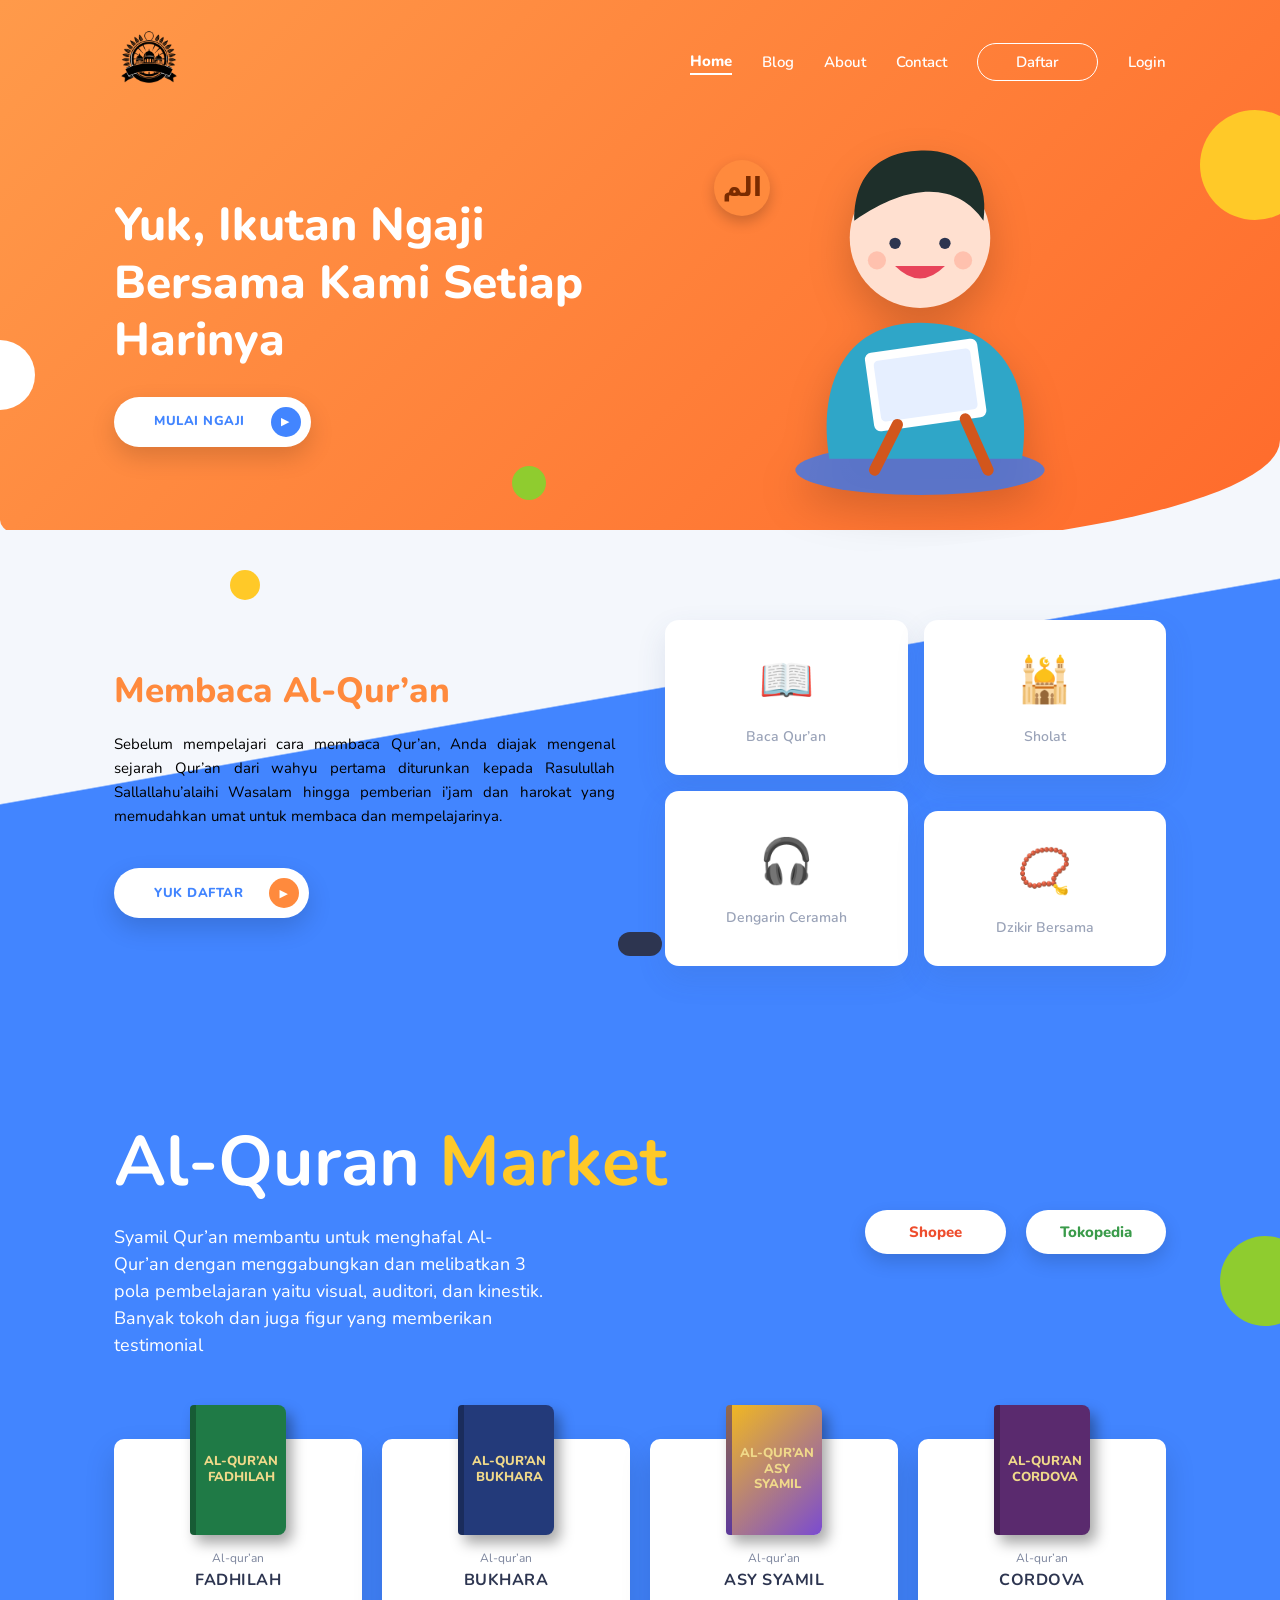
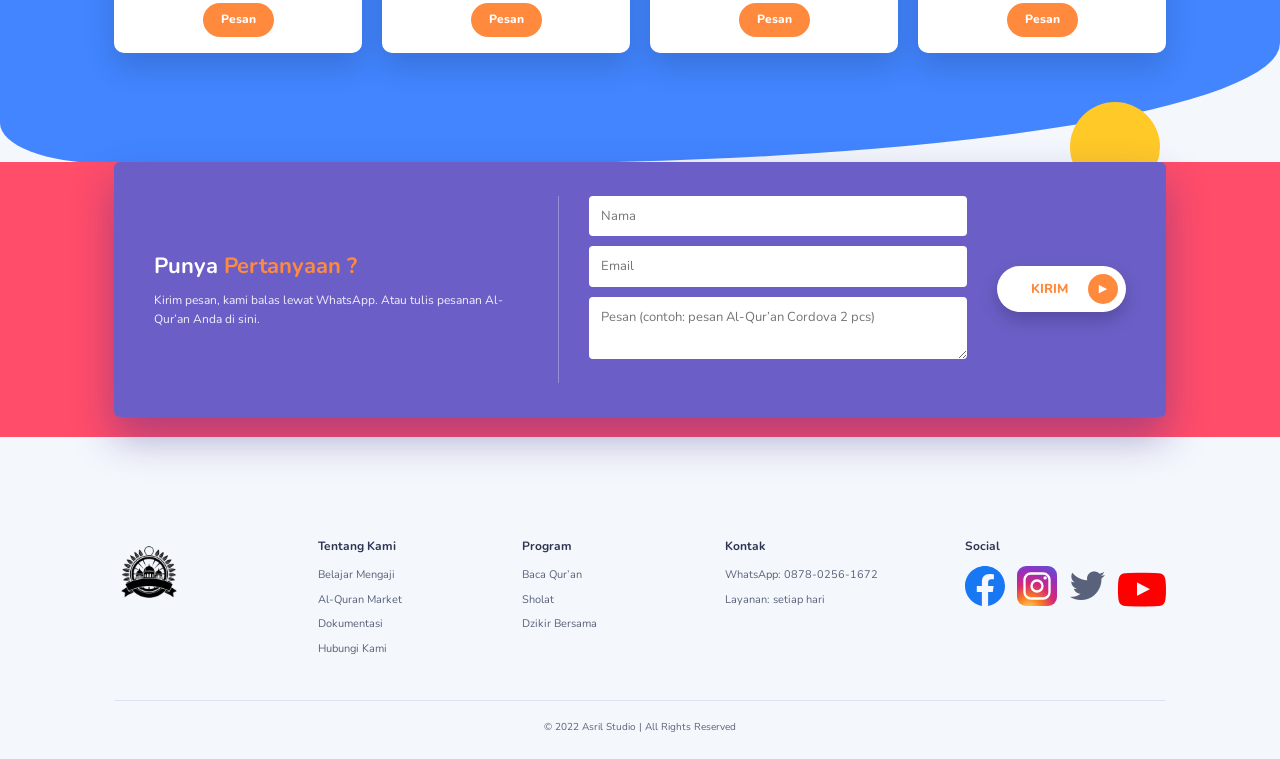
<file: index.html>
<!doctype html>
<html lang="id">
  <head>
    <script type="application/ld+json">
      {
        "@context": "https://schema.org/",
        "@type": "WebSite",
        "name": "Ngaji Ku",
        "url": "https://miii0-0.github.io/Ngaji-ku/",
        "potentialAction": {
          "@type": "SearchAction",
          "target": "https://miii0-0.github.io/Ngaji-ku/?q={search_term_string}",
          "query-input": "required name=search_term_string"
        }
      }
    </script>
    <meta charset="UTF-8" />
    <meta name="viewport" content="width=device-width, initial-scale=1" />
    <title>Yuk Ikutan Ngaji Bersama Kami</title>
    <meta
      name="description"
      content="Belajar mengaji agar fasih membaca Al-Qur’an. Daftar dan pesan Al-Qur’an langsung lewat WhatsApp."
    />
    <link rel="preconnect" href="https://fonts.googleapis.com" />
    <link rel="preconnect" href="https://fonts.gstatic.com" crossorigin />
    <link
      href="https://fonts.googleapis.com/css2?family=Nunito:wght@400;600;700;800&display=swap"
      rel="stylesheet"
    />
    <link rel="stylesheet" href="ngaji.css" />
    <link
      rel="stylesheet"
      href="https://cdnjs.cloudflare.com/ajax/libs/font-awesome/4.7.0/css/font-awesome.min.css"
    />
  </head>
  <body>
    <header>
      <div class="wrap">
        <nav>
          <a href="#" class="logo">
            <picture>
              <source srcset="converted.webp" type="image/webp" />
              <img class="img" src="islamic-logo-designbg.png" />
            </picture>
          </a>
          <button
            class="burger"
            id="burger"
            aria-label="Buka menu"
            aria-expanded="false"
          >
            ☰
          </button>
          <div class="menu" id="menu">
            <a href="#home" class="on">Home</a><a href="#dokumentasi">Blog</a
            ><a href="#belajar">About</a><a href="#kontak">Contact</a>
            <a
              href="#"
              class="btn-out wa"
              data-msg="Assalamu’alaikum, saya ingin mendaftar kelas mengaji."
              >Daftar</a
            >
            <a href="#kontak">Login</a>
          </div>
        </nav>
      </div>
    </header>

    <section class="hero" id="home">
      <span class="blob blob-hero-left"></span>
      <span class="blob blob-hero-bottom"></span>
      <span class="blob blob-hero-right"></span>
      <div class="wrap">
        <div>
          <h1>Yuk, Ikutan Ngaji Bersama Kami Setiap Harinya</h1>
          <a href="#kontak" class="cta">MULAI NGAJI <b>▶</b></a>
        </div>
        <div class="kid">
          <div class="ar" aria-hidden="true">الم</div>
          <svg
            viewBox="0 0 300 330"
            role="img"
            aria-label="Ilustrasi anak membaca Al-Qur’an"
          >
            <ellipse
              cx="150"
              cy="300"
              rx="110"
              ry="22"
              fill="#3b78f0"
              opacity=".8"
            />
            <path
              d="M70 290c-10-60 10-120 80-120s100 50 90 120z"
              fill="#2fa6c8"
            />
            <circle cx="150" cy="95" r="62" fill="#ffe0d0" />
            <path
              d="M92 80c0-48 30-62 62-62s58 20 52 62c-20-30-60-38-114 0z"
              fill="#1e2f2a"
            />
            <circle cx="128" cy="100" r="5" fill="#2d3550" />
            <circle cx="172" cy="100" r="5" fill="#2d3550" />
            <path d="M128 120q22 22 44 0z" fill="#e8445a" />
            <circle cx="112" cy="115" r="8" fill="#ffb3a0" opacity=".7" />
            <circle cx="188" cy="115" r="8" fill="#ffb3a0" opacity=".7" />
            <rect
              x="105"
              y="190"
              width="100"
              height="70"
              rx="6"
              fill="#fff"
              transform="rotate(-8 155 225)"
            />
            <rect
              x="112"
              y="198"
              width="86"
              height="54"
              rx="4"
              fill="#e6efff"
              transform="rotate(-8 155 225)"
            />
            <path
              d="M130 260l-20 40M190 255l20 45"
              stroke="#d2561c"
              stroke-width="10"
              stroke-linecap="round"
            />
          </svg>
        </div>
      </div>
    </section>

    <section class="learn" id="belajar">
      <span class="blob blob-learn"></span>
      <div class="wrap">
        <div>
          <h2 style="font-size: 0px">
            Belajar Mengaji agar Fasih Dalam
            <span style="font-size: 35px">Membaca Al-Qur’an</span>
          </h2>
          <p style="font-size: 15px; color: black">
            Sebelum mempelajari cara membaca Qur’an, Anda diajak mengenal
            sejarah Qur’an dari wahyu pertama diturunkan kepada Rasulullah
            Sallallahu’alaihi Wasalam hingga pemberian i’jam dan harokat yang
            memudahkan umat untuk membaca dan mempelajarinya.
          </p>
          <a
            href="#"
            class="cta o wa"
            data-msg="Assalamu’alaikum, saya ingin mendaftar kelas mengaji."
            >YUK DAFTAR <b>▶</b></a
          >
        </div>
        <div class="cards">
          <button
            class="card wa"
            data-msg="Assalamu’alaikum, saya ingin ikut kelas Baca Qur’an."
          >
            <span class="ic">📖</span>Baca Qur’an
          </button>
          <button
            class="card wa"
            data-msg="Assalamu’alaikum, saya ingin ikut kelas Sholat."
          >
            <span class="ic">🕌</span>Sholat
          </button>
          <button
            class="card wa"
            data-msg="Assalamu’alaikum, saya ingin info jadwal Dengarin Ceramah."
          >
            <span class="ic">🎧</span>Dengarin Ceramah
          </button>
          <button
            class="card wa"
            data-msg="Assalamu’alaikum, saya ingin ikut Dzikir Bersama."
          >
            <span class="ic">📿</span>Dzikir Bersama
          </button>
        </div>
      </div>
    </section>

    <section class="market" id="market">
      <span class="blob blob-market"></span>
      <div class="wrap">
        <div class="mh">
          <div>
            <h3 style="font-size: 70px">Al-Quran <span>Market</span></h3>
            <p style="font-size: 18px">
              Syamil Qur’an membantu untuk menghafal Al-Qur’an dengan
              menggabungkan dan melibatkan 3 pola pembelajaran yaitu visual,
              auditori, dan kinestik. Banyak tokoh dan juga figur yang
              memberikan testimonial
            </p>
          </div>
          <div class="shops">
            <a
              id="oren"
              class="shop"
              href="https://shopee.co.id"
              target="_blank"
              rel="noopener"
              >Shopee</a
            ><a
              id="ijo"
              class="shop"
              href="https://tokopedia.com"
              target="_blank"
              rel="noopener"
              >Tokopedia</a
            >
          </div>
        </div>
        <div class="books">
          <div class="book">
            <div class="cover cover-fadhilah">AL-QUR’AN<br />FADHILAH</div>
            <small>Al-qur’an</small><strong>FADHILAH</strong
            ><button
              class="order wa"
              data-msg="Assalamu’alaikum, saya ingin memesan Al-Qur’an FADHILAH."
            >
              Pesan
            </button>
          </div>
          <div class="book">
            <div class="cover cover-bukhara">AL-QUR’AN<br />BUKHARA</div>
            <small>Al-qur’an</small><strong>BUKHARA</strong
            ><button
              class="order wa"
              data-msg="Assalamu’alaikum, saya ingin memesan Al-Qur’an BUKHARA."
            >
              Pesan
            </button>
          </div>
          <div class="book">
            <div class="cover cover-syamil">AL-QUR’AN<br />ASY SYAMIL</div>
            <small>Al-qur’an</small><strong>ASY SYAMIL</strong
            ><button
              class="order wa"
              data-msg="Assalamu’alaikum, saya ingin memesan Al-Qur’an ASY SYAMIL."
            >
              Pesan
            </button>
          </div>
          <div class="book">
            <div class="cover cover-cordova">AL-QUR’AN<br />CORDOVA</div>
            <small>Al-qur’an</small><strong>CORDOVA</strong
            ><button
              class="order wa"
              data-msg="Assalamu’alaikum, saya ingin memesan Al-Qur’an CORDOVA."
            >
              Pesan
            </button>
          </div>
        </div>
      </div>
    </section>

    <section class="contact" id="kontak">
      <span class="blob blob-contact"></span>
      <div class="wrap">
        <div class="box">
          <div>
            <h3>Punya <span>Pertanyaan ?</span></h3>
            <p>
              Kirim pesan, kami balas lewat WhatsApp. Atau tulis pesanan
              Al-Qur’an Anda di sini.
            </p>
          </div>
          <form id="form" novalidate>
            <input
              type="text"
              id="nama"
              placeholder="Nama"
              autocomplete="name"
              aria-label="Nama"
            />
            <input
              type="email"
              id="email"
              placeholder="Email"
              autocomplete="email"
              aria-label="Email"
            />
            <textarea
              id="pesan"
              placeholder="Pesan (contoh: pesan Al-Qur’an Cordova 2 pcs)"
              aria-label="Pesan"
            ></textarea>
            <div class="err" id="err" role="alert"></div>
          </form>
          <button class="send" form="form" type="submit">KIRIM <b>▶</b></button>
        </div>
      </div>
    </section>

    <footer>
      <div class="wrap">
        <div class="fg">
          <div>
            <a href="#home">
              <picture>
                <source srcset="converted.webp" type="image/webp" />
                <img
                  class="img"
                  src="islamic-logo-designbg.png"
                  alt="Ngaji-ku"
                />
              </picture>
            </a>
          </div>
          <div>
            <h4>Tentang Kami</h4>
            <a href="#belajar">Belajar Mengaji</a
            ><a href="#market">Al-Quran Market</a
            ><a href="#dokumentasi">Dokumentasi</a
            ><a href="#kontak">Hubungi Kami</a>
          </div>
          <div>
            <h4>Program</h4>
            <a href="#belajar">Baca Qur’an</a><a href="#belajar">Sholat</a
            ><a href="#belajar">Dzikir Bersama</a>
          </div>
          <div>
            <h4>Kontak</h4>
            <p>WhatsApp: 0878-0256-1672</p>
            <p>Layanan: setiap hari</p>
          </div>
          <div>
            <h4>Social</h4>
            <div class="soc">
              <a href="#" aria-label="Facebook"
                ><svg
                  xmlns="http://w3.org"
                  viewBox="0 0 24 24"
                  width="40"
                  height="40"
                  fill="#1877F2"
                >
                  <path
                    d="M24 12.073c0-6.627-5.373-12-12-12s-12 5.373-12 12c0 5.99 4.388 10.954 10.125 11.854v-8.385H7.078v-3.47h3.047V9.43c0-3.007 1.792-4.669 4.533-4.669 1.312 0 2.686.235 2.686.235v2.953H15.83c-1.491 0-1.956.925-1.956 1.874v2.25h3.328l-.532 3.47h-2.796v8.385C19.612 23.027 24 18.062 24 12.073z"
                  />
                </svg> </a
              ><a
                href="https://instagram.com"
                target="_blank"
                rel="noopener noreferrer"
                aria-label="Instagram"
              >
                <svg
                  xmlns="http://w3.org"
                  viewBox="0 0 512 512"
                  style="width: 40px; height: 40px"
                >
                  <defs>
                    <!-- Instagram Gradient Background -->
                    <radialGradient id="ig-grad" cx="30%" cy="110%" r="130%">
                      <stop offset="0%" stop-color="#feda75" />
                      <stop offset="25%" stop-color="#fa7e1e" />
                      <stop offset="50%" stop-color="#d62976" />
                      <stop offset="75%" stop-color="#962fbf" />
                      <stop offset="100%" stop-color="#4f5bd5" />
                    </radialGradient>
                  </defs>
                  <!-- Background Camera Shape -->
                  <rect
                    width="512"
                    height="512"
                    rx="115"
                    fill="url(#ig-grad)"
                  />
                  <!-- White Camera Outline -->
                  <rect
                    x="96"
                    y="96"
                    width="320"
                    height="320"
                    rx="80"
                    fill="none"
                    stroke="#ffffff"
                    stroke-width="30"
                  />
                  <!-- Lens Circle -->
                  <circle
                    cx="256"
                    cy="256"
                    r="70"
                    fill="none"
                    stroke="#ffffff"
                    stroke-width="30"
                  />
                  <!-- Flash Dot -->
                  <circle cx="360" cy="152" r="22" fill="#ffffff" />
                </svg>
              </a>
              <a href="#" aria-label="Twitter"
                ><i class="fa fa-twitter" style="font-size: 40px"></i></a
              ><a href="#" aria-label="YouTube"
                ><i
                  class="fa fa-youtube-play"
                  style="font-size: 48px; color: red"
                ></i
              ></a>
            </div>
          </div>
        </div>
        <div class="copy">© 2022 Asril Studio | All Rights Reserved</div>
      </div>
    </footer>
    <div id="toast" role="status"></div>

    <script>
      const WA = "6287802561672";
      const openWA = (text) => {
        window.open(
          "https://wa.me/" + WA + "?text=" + encodeURIComponent(text),
          "_blank",
          "noopener",
        );
      };
      const toast = (t) => {
        const el = document.getElementById("toast");
        el.textContent = t;
        el.classList.add("show");
        setTimeout(() => el.classList.remove("show"), 2600);
      };
      document.querySelectorAll(".wa").forEach((el) =>
        el.addEventListener("click", (e) => {
          e.preventDefault();
          openWA(el.dataset.msg);
          toast("Membuka WhatsApp…");
        }),
      );
      const burger = document.getElementById("burger"),
        menu = document.getElementById("menu");
      burger.addEventListener("click", () => {
        const o = menu.classList.toggle("open");
        burger.setAttribute("aria-expanded", o);
      });
      menu.addEventListener("click", (e) => {
        if (e.target.tagName === "A") menu.classList.remove("open");
      });
      document.getElementById("form").addEventListener("submit", (e) => {
        e.preventDefault();
        const nama = document.getElementById("nama").value.trim();
        const email = document.getElementById("email").value.trim();
        const pesan = document.getElementById("pesan").value.trim();
        const err = document.getElementById("err");
        if (!nama || !pesan) {
          err.textContent = "Nama dan pesan wajib diisi.";
          return;
        }
        if (email && !/^\S+@\S+\.\S+$/.test(email)) {
          err.textContent = "Format email belum benar.";
          return;
        }
        err.textContent = "";
        openWA(
          "Assalamu’alaikum, saya " +
            nama +
            (email ? " (" + email + ")" : "") +
            ".\n\n" +
            pesan,
        );
        toast("Pesan dikirim lewat WhatsApp");
        e.target.reset();
      });
    </script>
  </body>
</html>
</file>
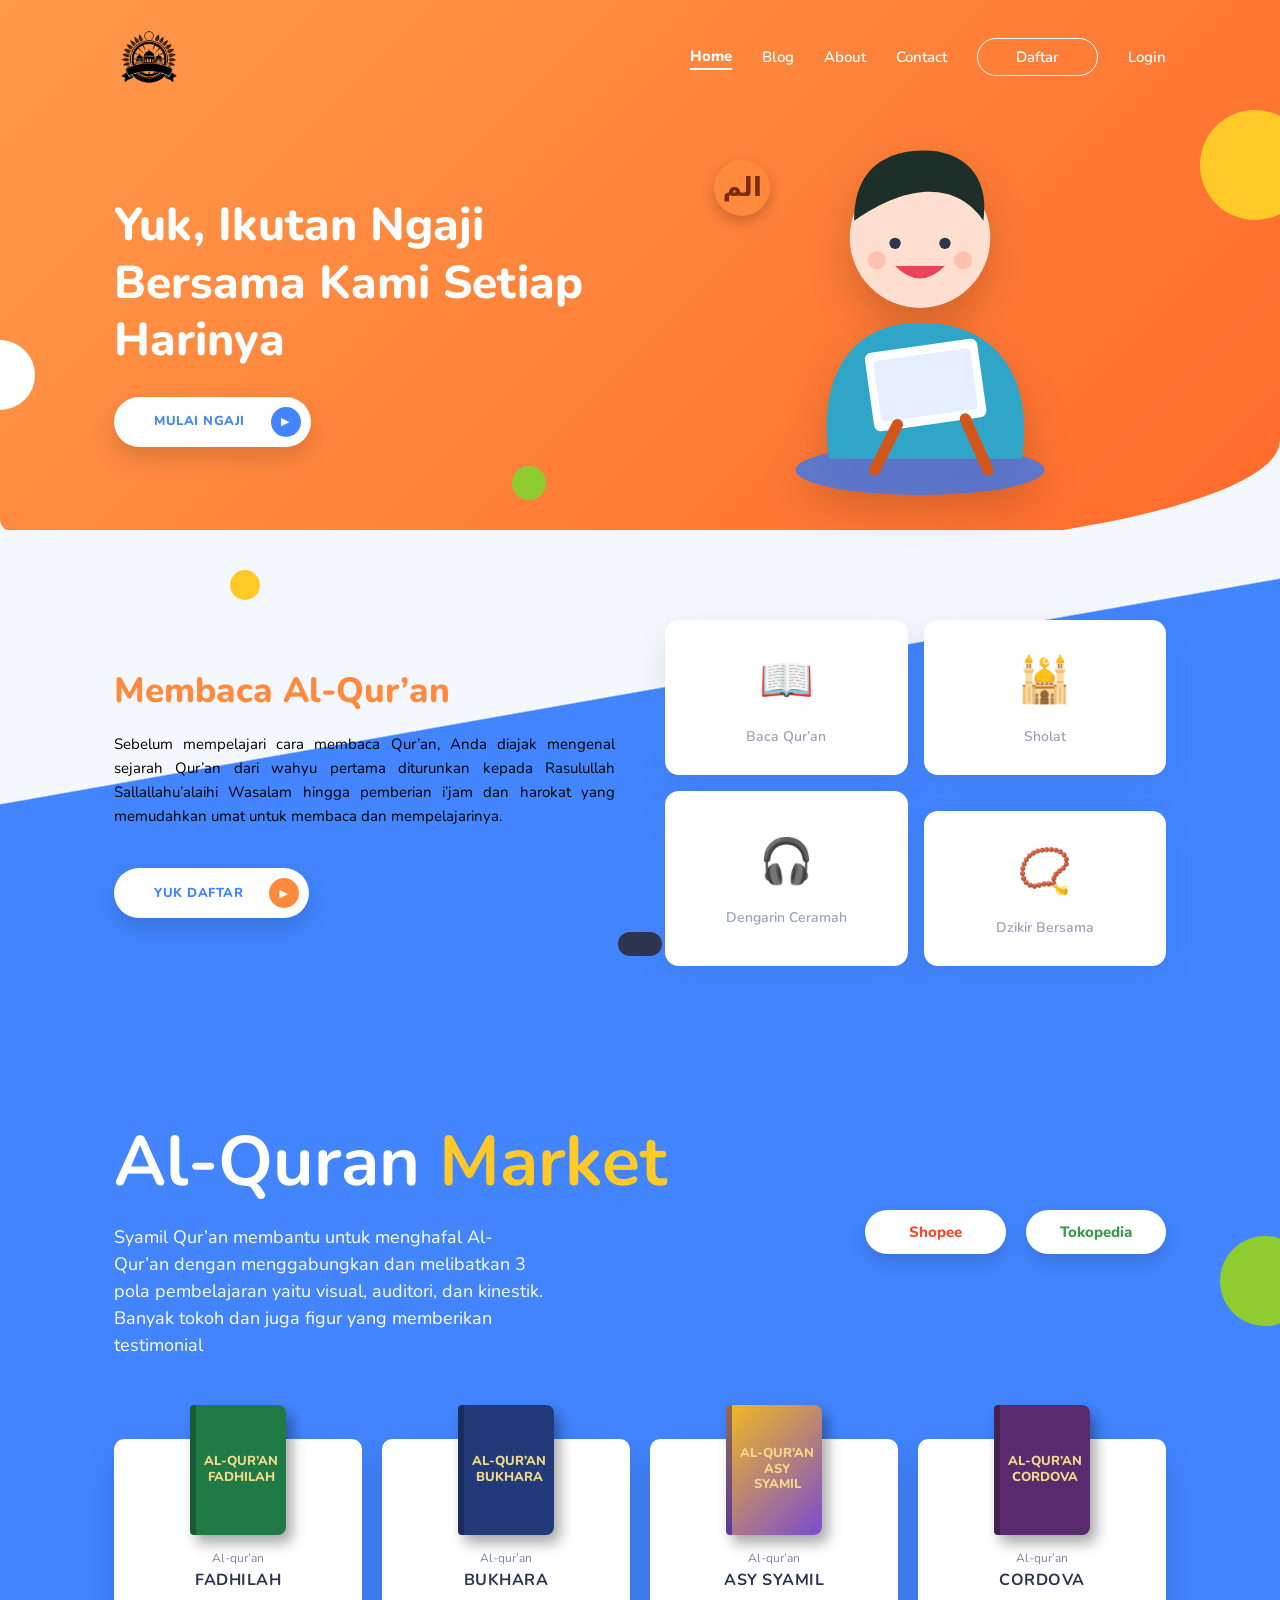
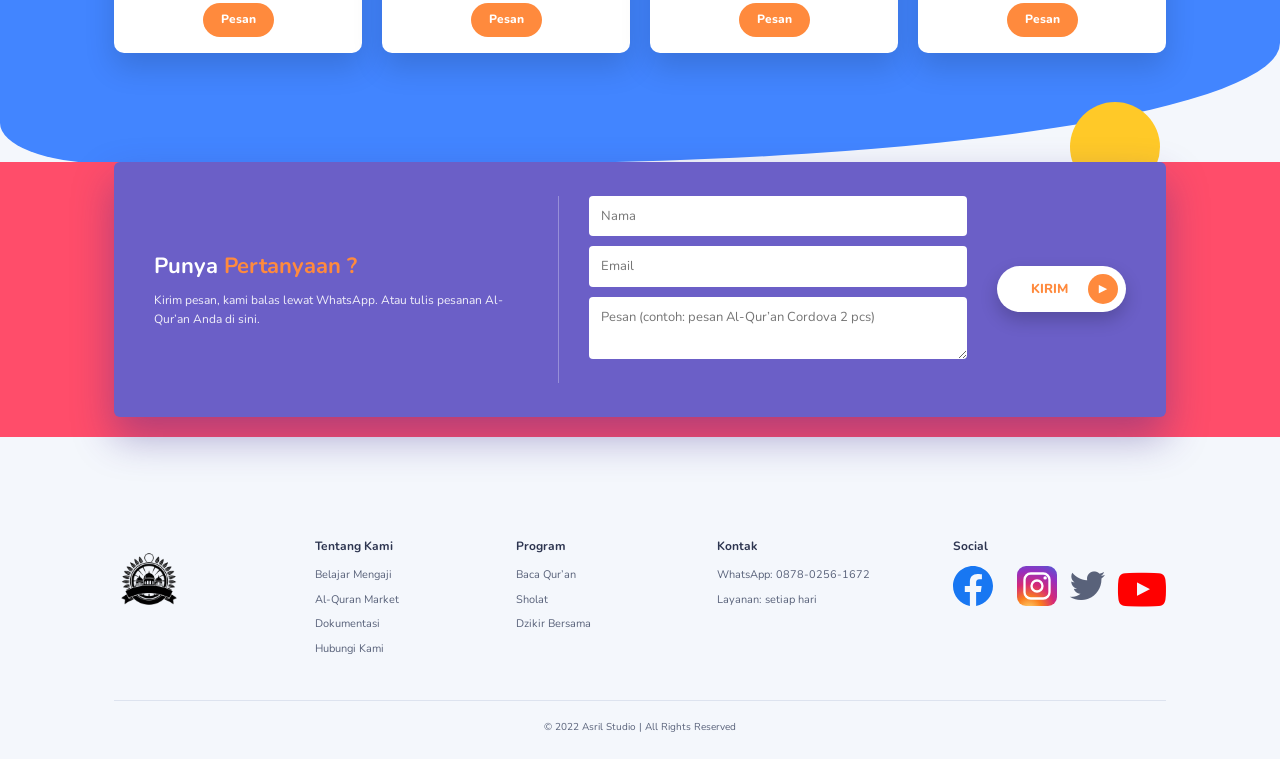
<file: ngaji.html>
<!doctype html>
<html lang="id">
  <head>
    <meta charset="UTF-8" />
    <meta name="viewport" content="width=device-width, initial-scale=1" />
    <title>Yuk Ikutan Ngaji Bersama Kami</title>
    <meta
      name="description"
      content="Belajar mengaji agar fasih membaca Al-Qur’an. Daftar dan pesan Al-Qur’an langsung lewat WhatsApp."
    />
    <link rel="preconnect" href="https://fonts.googleapis.com" />
    <link rel="preconnect" href="https://fonts.gstatic.com" crossorigin />
    <link
      href="https://fonts.googleapis.com/css2?family=Nunito:wght@400;600;700;800&display=swap"
      rel="stylesheet"
    />
    <link rel="stylesheet" href="ngaji.css" />
    <link rel="stylesheet" href="https://cdnjs.cloudflare.com/ajax/libs/font-awesome/4.7.0/css/font-awesome.min.css">
  </head>
  <body>
    <header>
      <div class="wrap">
        <nav>
          <a href="#" class="logo"
            ><img class="img" src="/islamic-logo-designbg.png"
          /></a>
          <button
            class="burger"
            id="burger"
            aria-label="Buka menu"
            aria-expanded="false"
          >
            ☰
          </button>
          <div class="menu" id="menu">
            <a href="#home" class="on">Home</a><a href="#dokumentasi">Blog</a
            ><a href="#belajar">About</a><a href="#kontak">Contact</a>
            <a
              href="#"
              class="btn-out wa"
              data-msg="Assalamu’alaikum, saya ingin mendaftar kelas mengaji."
              >Daftar</a
            >
            <a href="#kontak">Login</a>
          </div>
        </nav>
      </div>
    </header>

    <section class="hero" id="home">
      <span class="blob blob-hero-left"></span>
      <span class="blob blob-hero-bottom"></span>
      <span class="blob blob-hero-right"></span>
      <div class="wrap">
        <div>
          <h1>Yuk, Ikutan Ngaji Bersama Kami Setiap Harinya</h1>
          <a href="#kontak" class="cta">MULAI NGAJI <b>▶</b></a>
        </div>
        <div class="kid">
          <div class="ar" aria-hidden="true">الم</div>
          <svg
            viewBox="0 0 300 330"
            role="img"
            aria-label="Ilustrasi anak membaca Al-Qur’an"
          >
            <ellipse
              cx="150"
              cy="300"
              rx="110"
              ry="22"
              fill="#3b78f0"
              opacity=".8"
            />
            <path
              d="M70 290c-10-60 10-120 80-120s100 50 90 120z"
              fill="#2fa6c8"
            />
            <circle cx="150" cy="95" r="62" fill="#ffe0d0" />
            <path
              d="M92 80c0-48 30-62 62-62s58 20 52 62c-20-30-60-38-114 0z"
              fill="#1e2f2a"
            />
            <circle cx="128" cy="100" r="5" fill="#2d3550" />
            <circle cx="172" cy="100" r="5" fill="#2d3550" />
            <path d="M128 120q22 22 44 0z" fill="#e8445a" />
            <circle cx="112" cy="115" r="8" fill="#ffb3a0" opacity=".7" />
            <circle cx="188" cy="115" r="8" fill="#ffb3a0" opacity=".7" />
            <rect
              x="105"
              y="190"
              width="100"
              height="70"
              rx="6"
              fill="#fff"
              transform="rotate(-8 155 225)"
            />
            <rect
              x="112"
              y="198"
              width="86"
              height="54"
              rx="4"
              fill="#e6efff"
              transform="rotate(-8 155 225)"
            />
            <path
              d="M130 260l-20 40M190 255l20 45"
              stroke="#d2561c"
              stroke-width="10"
              stroke-linecap="round"
            />
          </svg>
        </div>
      </div>
    </section>

    <section class="learn" id="belajar">
      <span class="blob blob-learn"></span>
      <div class="wrap">
        <div>
          <h2 style="font-size: 0px">
            Belajar Mengaji agar Fasih Dalam <span style="font-size: 35px;">Membaca Al-Qur’an</span>
          </h2>
          <p style="font-size: 15px; color: black;">
            Sebelum mempelajari cara membaca Qur’an, Anda diajak mengenal
            sejarah Qur’an dari wahyu pertama diturunkan kepada Rasulullah
            Sallallahu’alaihi Wasalam hingga pemberian i’jam dan harokat yang
            memudahkan umat untuk membaca dan mempelajarinya.
          </p>
          <a
            href="#"
            class="cta o wa"
            data-msg="Assalamu’alaikum, saya ingin mendaftar kelas mengaji."
            >YUK DAFTAR <b>▶</b></a
          >
        </div>
        <div class="cards">
          <button
            class="card wa"
            data-msg="Assalamu’alaikum, saya ingin ikut kelas Baca Qur’an."
          >
            <span class="ic">📖</span>Baca Qur’an
          </button>
          <button
            class="card wa"
            data-msg="Assalamu’alaikum, saya ingin ikut kelas Sholat."
          >
            <span class="ic">🕌</span>Sholat
          </button>
          <button
            class="card wa"
            data-msg="Assalamu’alaikum, saya ingin info jadwal Dengarin Ceramah."
          >
            <span class="ic">🎧</span>Dengarin Ceramah
          </button>
          <button
            class="card wa"
            data-msg="Assalamu’alaikum, saya ingin ikut Dzikir Bersama."
          >
            <span class="ic">📿</span>Dzikir Bersama
          </button>
        </div>
      </div>
    </section>

    <section class="market" id="market">
      <span class="blob blob-market"></span>
      <div class="wrap">
        <div class="mh">
          <div>
            <h3 style="font-size: 70px">Al-Quran <span>Market</span></h3>
            <p style="font-size: 18px">
              Syamil Qur’an membantu untuk menghafal Al-Qur’an dengan
              menggabungkan dan melibatkan 3 pola pembelajaran yaitu visual,
              auditori, dan kinestik. Banyak tokoh dan juga figur yang
              memberikan testimonial
            </p>
          </div>
          <div class="shops">
            <a
              id="oren"
              class="shop"
              href="https://shopee.co.id"
              target="_blank"
              rel="noopener"
              >Shopee</a
            ><a
              id="ijo"
              class="shop"
              href="https://tokopedia.com"
              target="_blank"
              rel="noopener"
              >Tokopedia</a
            >
          </div>
        </div>
        <div class="books">
          <div class="book">
            <div class="cover cover-fadhilah">AL-QUR’AN<br />FADHILAH</div>
            <small>Al-qur’an</small><strong>FADHILAH</strong
            ><button
              class="order wa"
              data-msg="Assalamu’alaikum, saya ingin memesan Al-Qur’an FADHILAH."
            >
              Pesan
            </button>
          </div>
          <div class="book">
            <div class="cover cover-bukhara">AL-QUR’AN<br />BUKHARA</div>
            <small>Al-qur’an</small><strong>BUKHARA</strong
            ><button
              class="order wa"
              data-msg="Assalamu’alaikum, saya ingin memesan Al-Qur’an BUKHARA."
            >
              Pesan
            </button>
          </div>
          <div class="book">
            <div class="cover cover-syamil">AL-QUR’AN<br />ASY SYAMIL</div>
            <small>Al-qur’an</small><strong>ASY SYAMIL</strong
            ><button
              class="order wa"
              data-msg="Assalamu’alaikum, saya ingin memesan Al-Qur’an ASY SYAMIL."
            >
              Pesan
            </button>
          </div>
          <div class="book">
            <div class="cover cover-cordova">AL-QUR’AN<br />CORDOVA</div>
            <small>Al-qur’an</small><strong>CORDOVA</strong
            ><button
              class="order wa"
              data-msg="Assalamu’alaikum, saya ingin memesan Al-Qur’an CORDOVA."
            >
              Pesan
            </button>
          </div>
        </div>
      </div>
    </section>

    <section class="contact" id="kontak">
      <span class="blob blob-contact"></span>
      <div class="wrap">
        <div class="box">
          <div>
            <h3>Punya <span>Pertanyaan ?</span></h3>
            <p>
              Kirim pesan, kami balas lewat WhatsApp. Atau tulis pesanan
              Al-Qur’an Anda di sini.
            </p>
          </div>
          <form id="form" novalidate>
            <input
              type="text"
              id="nama"
              placeholder="Nama"
              autocomplete="name"
              aria-label="Nama"
            />
            <input
              type="email"
              id="email"
              placeholder="Email"
              autocomplete="email"
              aria-label="Email"
            />
            <textarea
              id="pesan"
              placeholder="Pesan (contoh: pesan Al-Qur’an Cordova 2 pcs)"
              aria-label="Pesan"
            ></textarea>
            <div class="err" id="err" role="alert"></div>
          </form>
          <button class="send" form="form" type="submit">KIRIM <b>▶</b></button>
        </div>
      </div>
    </section>

    <footer>
      <div class="wrap">
        <div class="fg">
          <div>
            <a ></a><img class="img" src="/islamic-logo-designbg.png"</a>
          </div>
          <div>
            <h4>Tentang Kami</h4>
            <a href="#belajar">Belajar Mengaji</a
            ><a href="#market">Al-Quran Market</a
            ><a href="#dokumentasi">Dokumentasi</a
            ><a href="#kontak">Hubungi Kami</a>
          </div>
          <div>
            <h4>Program</h4>
            <a href="#belajar">Baca Qur’an</a><a href="#belajar">Sholat</a
            ><a href="#belajar">Dzikir Bersama</a>
          </div>
          <div>
            <h4>Kontak</h4>
            <p>WhatsApp: 0878-0256-1672</p>
            <p>Layanan: setiap hari</p>
          </div>
          <div>
            <h4>Social</h4>
            <div class="soc">
              <a href="#" aria-label="Facebook"><svg xmlns="http://w3.org" viewBox="0 0 24 24" width="40" height="40" fill="#1877F2">
  <path d="M24 12.073c0-6.627-5.373-12-12-12s-12 5.373-12 12c0 5.99 4.388 10.954 10.125 11.854v-8.385H7.078v-3.47h3.047V9.43c0-3.007 1.792-4.669 4.533-4.669 1.312 0 2.686.235 2.686.235v2.953H15.83c-1.491 0-1.956.925-1.956 1.874v2.25h3.328l-.532 3.47h-2.796v8.385C19.612 23.027 24 18.062 24 12.073z"/>
</svg>
</a><a href="#" aria-label="Instagram"><a href="https://instagram.com" target="_blank" rel="noopener noreferrer" aria-label="Instagram">
  <svg xmlns="http://w3.org" viewBox="0 0 512 512" style="width: 40px; height: 40px;">
    <defs>
      <!-- Instagram Gradient Background -->
      <radialGradient id="ig-grad" cx="30%" cy="110%" r="130%">
        <stop offset="0%" stop-color="#feda75" />
        <stop offset="25%" stop-color="#fa7e1e" />
        <stop offset="50%" stop-color="#d62976" />
        <stop offset="75%" stop-color="#962fbf" />
        <stop offset="100%" stop-color="#4f5bd5" />
      </radialGradient>
    </defs>
    <!-- Background Camera Shape -->
    <rect width="512" height="512" rx="115" fill="url(#ig-grad)" />
    <!-- White Camera Outline -->
    <rect x="96" y="96" width="320" height="320" rx="80" fill="none" stroke="#ffffff" stroke-width="30" />
    <!-- Lens Circle -->
    <circle cx="256" cy="256" r="70" fill="none" stroke="#ffffff" stroke-width="30" />
    <!-- Flash Dot -->
    <circle cx="360" cy="152" r="22" fill="#ffffff" />
  </svg>
</a>
</a><a href="#" aria-label="Twitter"><i class="fa fa-twitter" style="font-size:40px"></i></a
              ><a href="#" aria-label="YouTube"><i class="fa fa-youtube-play" style="font-size:48px; color:red;"></i></a>
            </div>
          </div>
        </div>
        <div class="copy">© 2022 Asril Studio | All Rights Reserved</div>
      </div>
    </footer>
    <div id="toast" role="status"></div>

    <script>
      const WA = "6287802561672";
      const openWA = (text) => {
        window.open(
          "https://wa.me/" + WA + "?text=" + encodeURIComponent(text),
          "_blank",
          "noopener",
        );
      };
      const toast = (t) => {
        const el = document.getElementById("toast");
        el.textContent = t;
        el.classList.add("show");
        setTimeout(() => el.classList.remove("show"), 2600);
      };
      document.querySelectorAll(".wa").forEach((el) =>
        el.addEventListener("click", (e) => {
          e.preventDefault();
          openWA(el.dataset.msg);
          toast("Membuka WhatsApp…");
        }),
      );
      const burger = document.getElementById("burger"),
        menu = document.getElementById("menu");
      burger.addEventListener("click", () => {
        const o = menu.classList.toggle("open");
        burger.setAttribute("aria-expanded", o);
      });
      menu.addEventListener("click", (e) => {
        if (e.target.tagName === "A") menu.classList.remove("open");
      });
      document.getElementById("form").addEventListener("submit", (e) => {
        e.preventDefault();
        const nama = document.getElementById("nama").value.trim();
        const email = document.getElementById("email").value.trim();
        const pesan = document.getElementById("pesan").value.trim();
        const err = document.getElementById("err");
        if (!nama || !pesan) {
          err.textContent = "Nama dan pesan wajib diisi.";
          return;
        }
        if (email && !/^\S+@\S+\.\S+$/.test(email)) {
          err.textContent = "Format email belum benar.";
          return;
        }
        err.textContent = "";
        openWA(
          "Assalamu’alaikum, saya " +
            nama +
            (email ? " (" + email + ")" : "") +
            ".\n\n" +
            pesan,
        );
        toast("Pesan dikirim lewat WhatsApp");
        e.target.reset();
      });
    </script>
  </body>
</html>
</file>
<file: ngaji.css>
:root {
  --org: #ff8a3d;
  --org2: #ff6a2b;
  --blue: #4285ff;
  --yel: #ffc928;
  --grn: #8fcc2f;
  --red: #ff4d6a;
  --pur: #6b5fc7;
  --ink: #2d3550;
  --bg: #f4f7fc;
}
* {
  box-sizing: border-box;
  margin: 0;
  padding: 0;
}
html {
  scroll-behavior: smooth;
}
body {
  font-family: Nunito, system-ui, sans-serif;
  color: var(--ink);
  background: var(--bg);
  overflow-x: hidden;
  line-height: 1.6;
}
a {
  color: inherit;
  text-decoration: none;
}
button {
  font: inherit;
  cursor: pointer;
  border: 0;
}
:focus-visible {
  outline: 3px solid var(--ink);
  outline-offset: 3px;
}
.wrap {
  max-width: 1100px;
  margin: 0 auto;
  padding: 0 24px;
  position: relative;
  z-index: 2;
}
.blob {
  position: absolute;
  border-radius: 50%;
  z-index: 1;
}
.blob-hero-left {
  width: 70px;
  height: 70px;
  background: #fff;
  left: -35px;
  top: 340px;
}
.blob-hero-bottom {
  width: 34px;
  height: 34px;
  background: var(--grn);
  left: 40%;
  bottom: 60px;
}
.blob-hero-right {
  width: 110px;
  height: 110px;
  background: var(--yel);
  right: -30px;
  top: 110px;
}
.blob-learn {
  width: 30px;
  height: 30px;
  background: var(--yel);
  left: 230px;
  top: 40px;
}
.blob-market {
  width: 90px;
  height: 90px;
  background: var(--grn);
  right: -30px;
  top: 150px;
}
.blob-doc-right {
  width: 90px;
  height: 90px;
  background: var(--pur);
  right: 90px;
  top: 320px;
}
.blob-doc-left {
  width: 30px;
  height: 30px;
  background: var(--grn);
  left: 30px;
  top: 0;
}
.blob-contact {
  width: 90px;
  height: 90px;
  background: var(--yel);
  right: 120px;
  top: -60px;
}
header {
  position: absolute;
  top: 0;
  left: 0;
  right: 0;
  z-index: 10;
}
nav {
  display: flex;
  align-items: center;
  justify-content: space-between;
  padding: 22px 0;
}
.logo {
  font-weight: 800;
  color: #fff;
  font-size: 20px;
  letter-spacing: 1px;
  display: flex;
  align-items: center;
  gap: 6px;
}
.img {
  width: 70px;
  height: 70px;
}
.logo i {
  width: 20px;
  height: 20px;
  border: 3px solid #fff;
  border-radius: 4px;
  display: inline-block;
}
.menu {
  display: flex;
  align-items: center;
  gap: 30px;
  color: #fff;
  font-weight: 600;
  font-size: 15px;
}
.menu a.on {
  font-weight: 800;
  border-bottom: 2px solid #fff;
}
.btn-out {
  border: 1.5px solid #fff;
  border-radius: 99px;
  padding: 6px 38px;
}
.burger {
  display: none;
  background: none;
  color: #fff;
  font-size: 28px;
}
.hero {
  background: linear-gradient(135deg, #ff9a4a, #ff6a2b);
  position: relative;
  min-height: 560px;
  border-radius: 0 0 50% 14% / 0 0 120px 40px;
  padding-top: 130px;
  overflow: hidden;
}
.hero .wrap {
  display: grid;
  grid-template-columns: 1.1fr 1fr;
  align-items: center;
  gap: 20px;
  min-height: 380px;
}
.hero h1 {
  color: #fff;
  font-size: clamp(30px, 4.4vw, 46px);
  line-height: 1.25;
  font-weight: 800;
  margin-bottom: 28px;
}
.cta {
  display: inline-flex;
  align-items: center;
  gap: 26px;
  background: #fff;
  color: var(--blue);
  font-weight: 800;
  font-size: 13px;
  letter-spacing: 0.5px;
  padding: 10px 10px 10px 40px;
  border-radius: 99px;
  box-shadow: 0 10px 24px rgba(0, 0, 0, 0.15);
  transition: transform 0.15s;
}
.cta:hover {
  transform: translateY(-2px);
}
.cta b {
  width: 30px;
  height: 30px;
  border-radius: 50%;
  background: var(--blue);
  color: #fff;
  display: grid;
  place-items: center;
  font-size: 11px;
}
.cta.o b {
  background: var(--org);
}
.kid {
  justify-self: center;
  position: relative;
  width: min(340px, 80%);
}
.kid svg {
  width: 100%;
  height: auto;
  filter: drop-shadow(0 18px 20px rgba(0, 0, 0, 0.18));
}
.ar {
  position: absolute;
  left: -36px;
  top: 30px;
  width: 56px;
  height: 56px;
  border-radius: 50%;
  background: var(--org);
  color: #7a2b00;
  display: grid;
  place-items: center;
  font-size: 26px;
  font-weight: 800;
  box-shadow: 0 6px 14px rgba(0, 0, 0, 0.2);
}
.learn {
  position: relative;
  padding: 90px 0 120px;
  background: linear-gradient(170deg, var(--bg) 35%, var(--blue) 35.2%);
  margin-top: -30px;
}
.learn .wrap {
  display: grid;
  grid-template-columns: 1fr 1fr;
  gap: 50px;
  align-items: center;
}
.learn h2 {
  font-size: 20px;
  font-weight: 700;
  color: #4a5370;
  line-height: 1.35;
}
.learn h2 span {
  color: var(--org);
  font-size: 22px;
  font-weight: 800;
  display: block;
}
.learn p {
  text-align: justify;
  font-size: 13px;
  margin: 18px 0 40px;
  color: #4a5370;
}
.cards {
  display: grid;
  grid-template-columns: 1fr 1fr;
  gap: 16px;
}
.card {
  background: #fff;
  border-radius: 14px;
  padding: 26px 12px;
  text-align: center;
  box-shadow: 0 12px 30px rgba(60, 80, 140, 0.12);
  color: #9aa3b8;
  font-size: 14px;
  font-weight: 600;
  transition:
    transform 0.15s,
    box-shadow 0.15s;
  display: block;
  width: 100%;
}
.card:hover {
  transform: translateY(-3px);
  box-shadow: 0 16px 34px rgba(60, 80, 140, 0.2);
}
.card .ic {
  font-size: 44px;
  display: block;
  margin-bottom: 10px;
}
.cards .card:nth-child(4) {
  margin-top: 20px;
}
.market {
  background: var(--blue);
  position: relative;
  padding: 20px 0 110px;
  color: #fff;
  border-radius: 0 0 60% 8% / 0 0 120px 40px;
  overflow: hidden;
}
.mh {
  display: flex;
  justify-content: space-between;
  align-items: center;
  gap: 20px;
  flex-wrap: wrap;
}
.mh h3 {
  font-size: 16px;
  font-weight: 700;
}
.mh h3 span {
  color: var(--yel);
}
.mh p {
  font-size: 10px;
  max-width: 430px;
  line-height: 1.5;
  margin-top: 6px;
}
.shops {
  display: flex;
  gap: 20px;
}
.shop {
  background: #fff;
  color: black;
  border-radius: 99px;
  padding: 10px 34px;
  font-weight: 800;
  font-size: 15px;
  box-shadow: 0 8px 18px rgba(0, 0, 0, 0.15);
}
.shop.s {
}
.shop.t {
}
#ijo {
  color: #3a9b4a;
}
#oren {
  padding-inline: 44px;
  color: #ee4d2d;
}
.books {
  display: grid;
  grid-template-columns: repeat(4, 1fr);
  gap: 20px;
  margin-top: 50px;
  padding-top: 30px;
}
.book {
  background: #fff;
  border-radius: 10px;
  text-align: center;
  padding: 0 10px 16px;
  color: var(--ink);
  box-shadow: 0 14px 30px rgba(0, 0, 0, 0.15);
}
.cover {
  width: 96px;
  height: 130px;
  margin: -34px auto 14px;
  border-radius: 4px 8px 8px 4px;
  box-shadow: 6px 8px 14px rgba(0, 0, 0, 0.35);
  display: grid;
  place-items: center;
  color: #f0d98a;
  font-weight: 800;
  font-size: 13px;
  line-height: 1.2;
  padding: 8px;
  border-left: 6px solid rgba(0, 0, 0, 0.25);
}
.cover-fadhilah {
  background: #1f7a46;
}
.cover-bukhara {
  background: #233a7a;
}
.cover-syamil {
  background: linear-gradient(135deg, #f0b723, #7a4bd1);
}
.cover-cordova {
  background: #5a2a6e;
}
.book small {
  display: block;
  color: #7b849c;
  font-size: 12px;
}
.book strong {
  display: block;
  letter-spacing: 0.5px;
  margin-bottom: 10px;
}
.order {
  background: var(--org);
  color: #fff;
  font-weight: 800;
  font-size: 12px;
  padding: 7px 18px;
  border-radius: 99px;
}
.order:hover {
  background: var(--org2);
}
.doc {
  position: relative;
  padding: 90px 0 120px;
  background: linear-gradient(175deg, var(--bg) 30%, var(--red) 30.2%);
  overflow: hidden;
}
.doc .wrap {
  display: grid;
  grid-template-columns: 200px 1.2fr 1.8fr 190px;
  grid-template-rows: auto auto auto;
  gap: 14px;
}
.t {
  background: #fff;
  border-radius: 12px;
  padding: 16px;
  box-shadow: 0 10px 24px rgba(0, 0, 0, 0.1);
  font-size: 12px;
}
.t .pl {
  width: 26px;
  height: 26px;
  border: 1.5px solid var(--pur);
  color: var(--pur);
  border-radius: 6px;
  display: grid;
  place-items: center;
  margin-bottom: 28px;
}
.t b {
  display: block;
  color: var(--pur);
  font-size: 12px;
}
.t span {
  color: #8b93a8;
  font-size: 10px;
}
.ph {
  border-radius: 12px;
  color: #fff;
  position: relative;
  overflow: hidden;
  min-height: 110px;
  display: flex;
  align-items: flex-end;
  padding: 12px;
  font-size: 11px;
  font-weight: 700;
  box-shadow: 0 10px 24px rgba(0, 0, 0, 0.18);
}
.ph em {
  font-style: normal;
  display: block;
  font-size: 9px;
  font-weight: 400;
  opacity: 0.85;
}
.ph1 {
  background: linear-gradient(160deg, #6d7fd6, #aab6f5);
  grid-column: 2;
  grid-row: 1;
}
.ph2 {
  background: linear-gradient(160deg, #2a2a35, #6a4a2a);
  grid-column: 1;
  grid-row: 2;
}
.ph3 {
  background: linear-gradient(160deg, #d9b88a, #6b4f3a);
  grid-column: 2/4;
  grid-row: 2/4;
  min-height: 220px;
  font-size: 12px;
}
.ph4 {
  background: linear-gradient(160deg, #394f3a, #a08a5a);
  grid-column: 4;
  grid-row: 2;
  min-height: 130px;
}
.ph .ic {
  position: absolute;
  top: 10px;
  right: 14px;
  font-size: 44px;
  opacity: 0.8;
}
.tl {
  grid-column: 1;
  grid-row: 1;
}
.tl2 {
  grid-column: 1;
  grid-row: 3;
}
.dt {
  grid-column: 3/5;
  grid-row: 1;
  padding: 0 0 0 20px;
}
.dt small {
  color: var(--blue);
  font-size: 14px;
  font-weight: 700;
}
.dt h3 {
  font-size: 22px;
  color: var(--org);
  font-weight: 800;
  line-height: 1.2;
}
.dt p {
  font-size: 11px;
  margin-top: 6px;
  max-width: 330px;
  color: #4a5370;
}
.contact {
  background: var(--red);
  position: relative;
  padding: 0 0 70px;
  margin-top: -1px;
}
.box {
  background: var(--pur);
  border-radius: 6px;
  padding: 34px 40px;
  display: grid;
  grid-template-columns: 1.1fr 1.2fr auto;
  gap: 30px;
  align-items: center;
  color: #fff;
  box-shadow: 0 20px 40px rgba(60, 40, 140, 0.4);
  margin-bottom: -50px;
}
.box h3 {
  font-size: 22px;
  font-weight: 700;
}
.box h3 span {
  color: var(--org);
}
.box p {
  font-size: 12px;
  margin-top: 6px;
  opacity: 0.9;
}
.box form {
  display: grid;
  gap: 10px;
  border-left: 1px solid rgba(255, 255, 255, 0.3);
  padding-left: 30px;
}
.box input,
.box textarea {
  width: 100%;
  border: 0;
  border-radius: 4px;
  padding: 10px 12px;
  font: inherit;
  font-size: 13px;
  color: var(--ink);
}
.box textarea {
  resize: vertical;
  min-height: 44px;
}
.err {
  font-size: 11px;
  color: #ffe08a;
  min-height: 14px;
}
.send {
  background: #fff;
  color: var(--org);
  display: inline-flex;
  gap: 20px;
  align-items: center;
  font-weight: 800;
  font-size: 13px;
  padding: 8px 8px 8px 34px;
  border-radius: 99px;
  box-shadow: 0 8px 18px rgba(0, 0, 0, 0.2);
}
.send b {
  width: 30px;
  height: 30px;
  border-radius: 50%;
  background: var(--org);
  color: #fff;
  display: grid;
  place-items: center;
  font-size: 11px;
}
footer {
  background: var(--bg);
  padding: 100px 0 24px;
  font-size: 11px;
  color: #59627a;
}
.fg {
  display: grid;
  grid-template-columns: 1fr 1fr 1fr 1.2fr 0.8fr;
  gap: 24px;
}
.fg h4 {
  font-size: 12px;
  color: var(--ink);
  margin-bottom: 10px;
}
.fg a,
.fg p {
  display: block;
  margin-bottom: 7px;
}
.fg a:hover {
  color: var(--org2);
}
.fg .logo {
  color: var(--org);
}
.fg .logo i {
  border-color: var(--org);
}
.soc {
  display: flex;
  gap: 12px;
}
.copy {
  text-align: center;
  margin-top: 36px;
  padding-top: 18px;
  border-top: 1px solid #dde3ef;
  font-size: 10px;
}
#toast {
  position: fixed;
  left: 50%;
  bottom: 24px;
  transform: translateX(-50%) translateY(80px);
  background: var(--ink);
  color: #fff;
  padding: 12px 22px;
  border-radius: 99px;
  font-size: 14px;
  font-weight: 700;
  transition: transform 0.3s;
  z-index: 50;
}
#toast.show {
  transform: translateX(-50%) translateY(0);
}
@media (max-width: 900px) {
  .burger {
    display: block;
  }
  .menu {
    position: absolute;
    top: 70px;
    left: 16px;
    right: 16px;
    background: var(--org2);
    flex-direction: column;
    padding: 22px;
    border-radius: 16px;
    gap: 16px;
    display: none;
    box-shadow: 0 14px 30px rgba(0, 0, 0, 0.25);
  }
  .menu.open {
    display: flex;
  }
  .hero .wrap,
  .learn .wrap {
    grid-template-columns: 1fr;
  }
  .hero {
    border-radius: 0 0 40% 10% / 0 0 60px 30px;
  }
  .kid {
    margin-bottom: 30px;
  }
  .ar {
    left: 0;
  }
  .books {
    grid-template-columns: 1fr 1fr;
    row-gap: 50px;
  }
  .doc .wrap {
    grid-template-columns: 1fr 1fr;
  }
  .ph1,
  .ph2,
  .ph3,
  .ph4,
  .tl,
  .tl2,
  .dt {
    grid-column: auto;
    grid-row: auto;
  }
  .dt {
    grid-column: 1/-1;
    order: -1;
    padding: 0 0 10px;
  }
  .ph3 {
    grid-column: 1/-1;
  }
  .box {
    grid-template-columns: 1fr;
    padding: 28px 22px;
  }
  .box form {
    border-left: 0;
    padding: 0;
  }
  .fg {
    grid-template-columns: 1fr 1fr;
  }
}
@media (prefers-reduced-motion: reduce) {
  * {
    transition: none !important;
    scroll-behavior: auto !important;
  }
}
</file>
